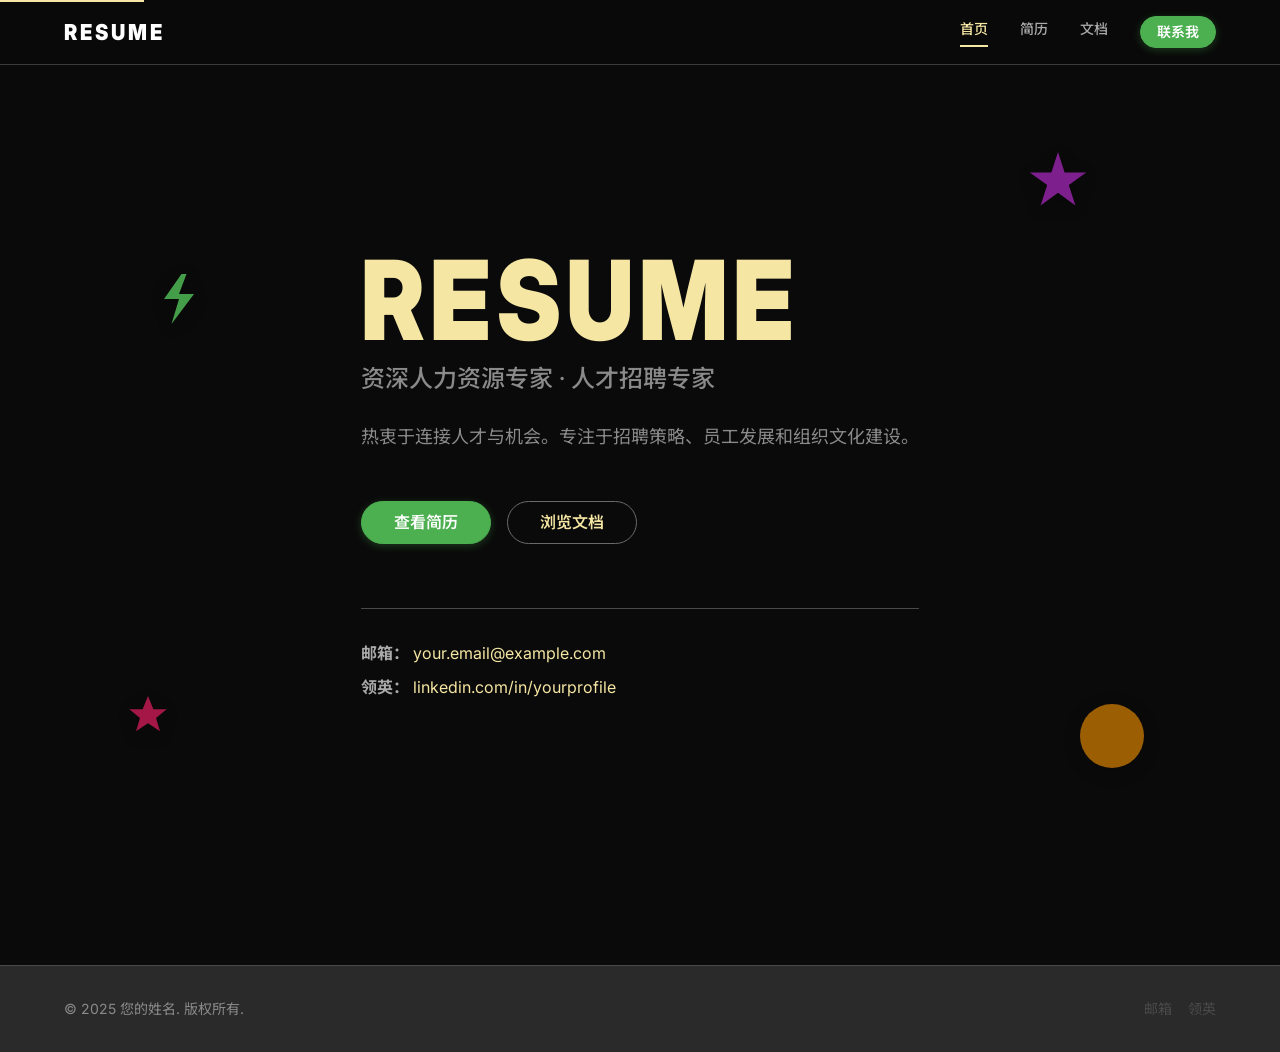
<file: index.html>
<!DOCTYPE html>
<html lang="zh-CN">
<head>
    <meta charset="UTF-8">
    <meta name="viewport" content="width=device-width, initial-scale=1.0">
    <meta name="description" content="HR专业人士个人作品集，展示简历、工作经历和专业文档">
    <title>关于我 - HR专业人士作品集</title>
    <link rel="preconnect" href="https://fonts.googleapis.com">
    <link rel="preconnect" href="https://fonts.gstatic.com" crossorigin>
    <link href="https://fonts.googleapis.com/css2?family=Inter:wght@400;500;600;700;800;900&family=Noto+Sans+SC:wght@400;500;600;700;900&display=swap" rel="stylesheet">
    <link rel="stylesheet" href="style.css">
</head>
<body>
    <!-- Skip Navigation Link for Accessibility -->
    <a href="#main-content" class="skip-link">跳转到主要内容</a>

    <!-- Navigation -->
    <nav class="nav" aria-label="主导航">
        <div class="nav__container">
            <a href="index.html" class="nav__logo">Resume</a>
            <ul class="nav__menu">
                <li class="nav__item"><a href="index.html" class="nav__link nav__link--active">首页</a></li>
                <li class="nav__item"><a href="resume.html" class="nav__link">简历</a></li>
                <li class="nav__item"><a href="docs.html" class="nav__link">文档</a></li>
                <li class="nav__item"><a href="mailto:your.email@example.com" class="btn btn--primary btn--pill btn--small">联系我</a></li>
            </ul>
        </div>
    </nav>

    <!-- Hero Section -->
    <main class="hero" id="main-content">
        <!-- Decorative Elements -->
        <div class="hero__decoration">
            <!-- Star decoration -->
            <svg class="hero__star hero__star--1" viewBox="0 0 100 100" fill="none" xmlns="http://www.w3.org/2000/svg">
                <path d="M50 5L61 39L97 39L68 60L79 94L50 73L21 94L32 60L3 39L39 39L50 5Z" fill="#9C27B0" fill-opacity="0.8"/>
            </svg>
            <!-- Lightning decoration -->
            <svg class="hero__lightning hero__lightning--1" viewBox="0 0 100 100" fill="none" xmlns="http://www.w3.org/2000/svg">
                <path d="M55 0L20 50H50L35 100L80 40H50L65 0H55Z" fill="#4CAF50" fill-opacity="0.9"/>
            </svg>
            <!-- Circle decoration -->
            <svg class="hero__circle hero__circle--1" viewBox="0 0 100 100" fill="none" xmlns="http://www.w3.org/2000/svg">
                <circle cx="50" cy="50" r="40" fill="#FF9800" fill-opacity="0.6"/>
            </svg>
            <!-- Small star -->
            <svg class="hero__star hero__star--2" viewBox="0 0 60 60" fill="none" xmlns="http://www.w3.org/2000/svg">
                <path d="M30 3L38 23L58 23L42 36L48 56L30 44L12 56L18 36L2 23L22 23L30 3Z" fill="#E91E63" fill-opacity="0.7"/>
            </svg>
        </div>

        <div class="hero__container">
            <div class="hero__content">
                <h1 class="hero__title">
                    <span class="hero__title-line">Resume</span>
                </h1>
                <p class="hero__subtitle">资深人力资源专家 · 人才招聘专家</p>
                <p class="hero__description">
                    热衷于连接人才与机会。专注于招聘策略、员工发展和组织文化建设。
                </p>
                <div class="hero__actions">
                    <a href="resume.html" class="btn btn--primary btn--pill">查看简历</a>
                    <a href="docs.html" class="btn btn--secondary btn--pill">浏览文档</a>
                </div>
            </div>
            <div class="hero__contact">
                <p class="hero__contact-item">
                    <strong>邮箱：</strong> <a href="mailto:your.email@example.com">your.email@example.com</a>
                </p>
                <p class="hero__contact-item">
                    <strong>领英：</strong> <a href="https://linkedin.com/in/yourprofile" target="_blank" rel="noopener">linkedin.com/in/yourprofile</a>
                </p>
            </div>
        </div>
    </main>

    <!-- Footer -->
    <footer class="footer">
        <div class="footer__container">
            <p class="footer__text">&copy; 2025 您的姓名. 版权所有.</p>
            <div class="footer__links">
                <a href="mailto:your.email@example.com" class="footer__link">邮箱</a>
                <a href="https://linkedin.com/in/yourprofile" target="_blank" rel="noopener" class="footer__link">领英</a>
            </div>
        </div>
    </footer>

    <script src="main.js"></script>
</body>
</html>
</file>
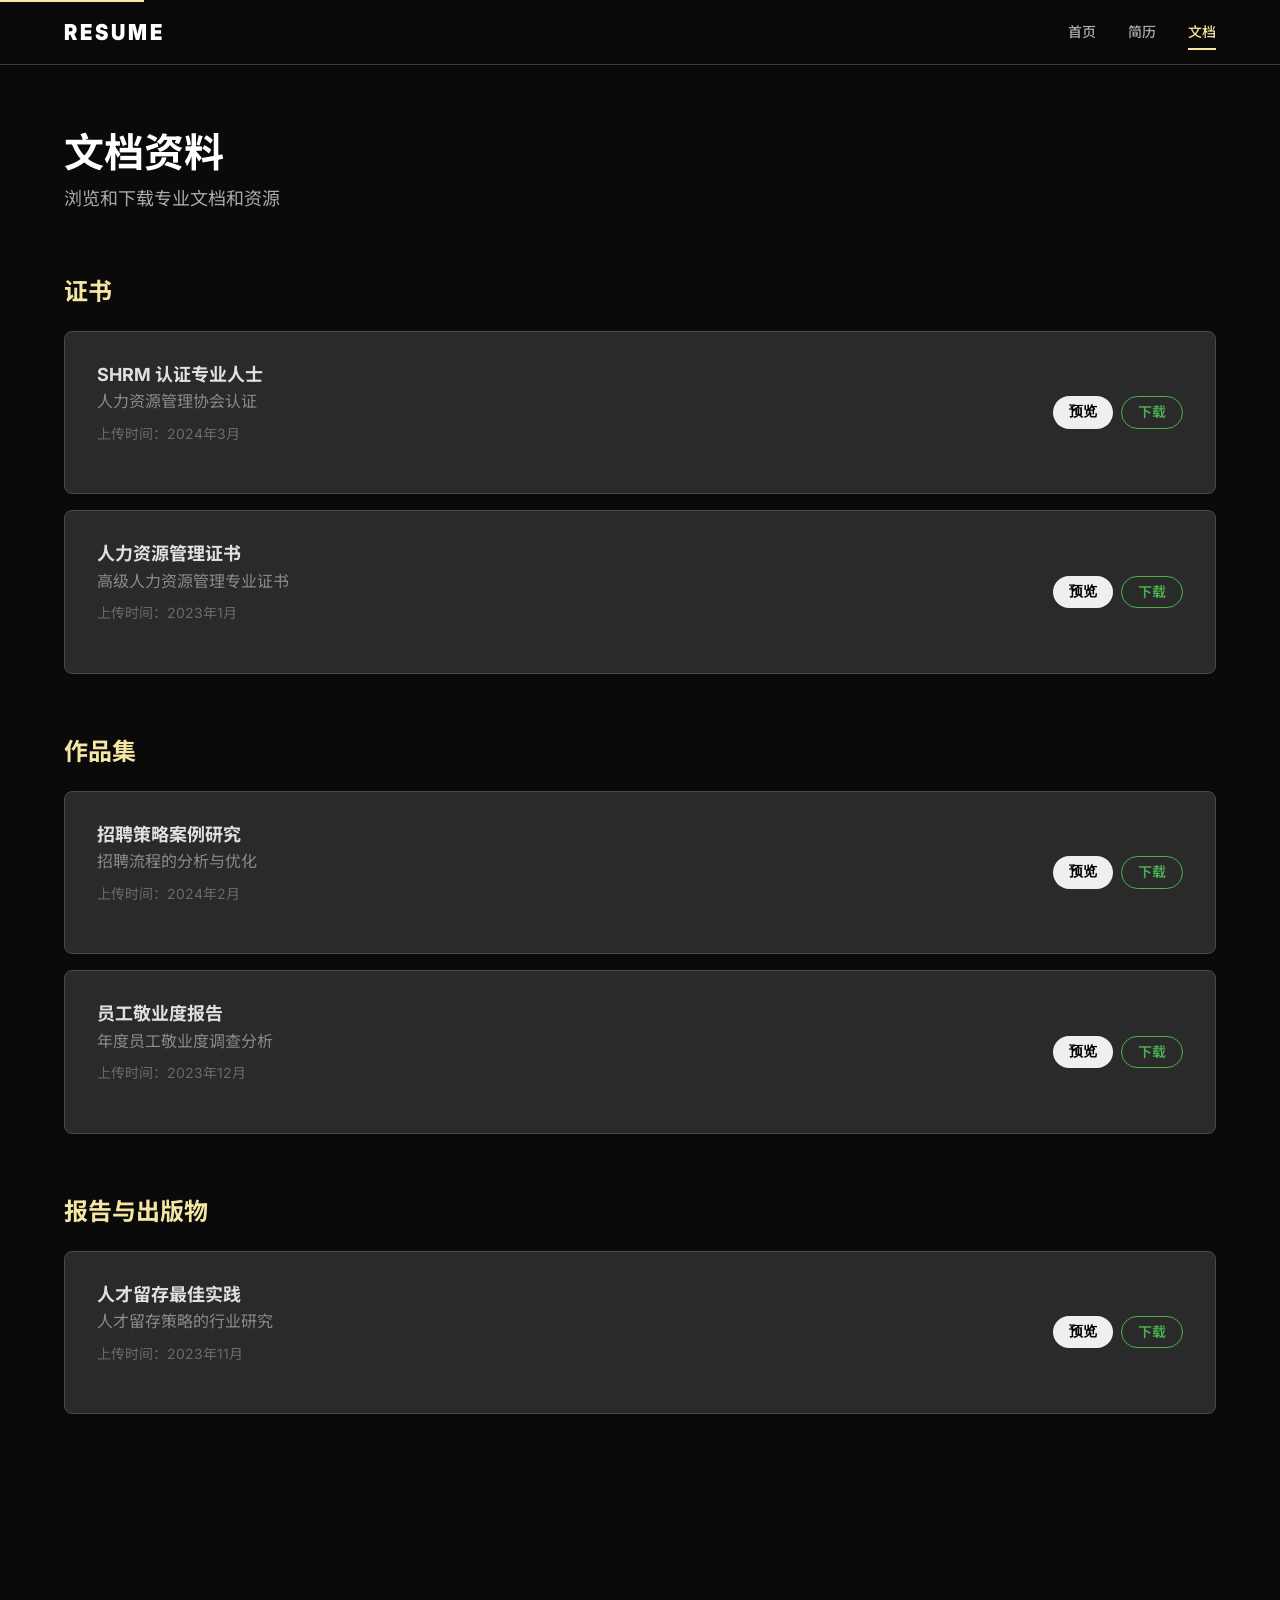
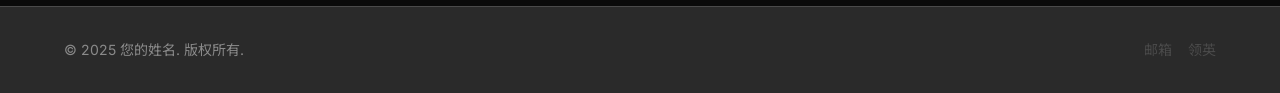
<file: docs.html>
<!DOCTYPE html>
<html lang="zh-CN">
<head>
    <meta charset="UTF-8">
    <meta name="viewport" content="width=device-width, initial-scale=1.0">
    <meta name="description" content="文档库和资源，包括证书、作品集和专业出版物">
    <title>文档 - HR专业人士作品集</title>
    <link rel="preconnect" href="https://fonts.googleapis.com">
    <link rel="preconnect" href="https://fonts.gstatic.com" crossorigin>
    <link href="https://fonts.googleapis.com/css2?family=Inter:wght@400;500;600;700;800;900&family=Noto+Sans+SC:wght@400;500;600;700;900&display=swap" rel="stylesheet">
    <link rel="stylesheet" href="style.css">
</head>
<body>
    <!-- Skip Navigation Link for Accessibility -->
    <a href="#main-content" class="skip-link">跳转到主要内容</a>

    <!-- Navigation -->
    <nav class="nav" aria-label="主导航">
        <div class="nav__container">
            <a href="index.html" class="nav__logo">Resume</a>
            <ul class="nav__menu">
                <li class="nav__item"><a href="index.html" class="nav__link">首页</a></li>
                <li class="nav__item"><a href="resume.html" class="nav__link">简历</a></li>
                <li class="nav__item"><a href="docs.html" class="nav__link nav__link--active">文档</a></li>
            </ul>
        </div>
    </nav>

    <!-- Main Content -->
    <main class="docs" id="main-content">
        <div class="docs__container">
            <h1 class="docs__title">文档资料</h1>
            <p class="docs__subtitle">浏览和下载专业文档和资源</p>

            <!-- Certificates -->
            <section class="docs__category">
                <h2 class="docs__category-title">证书</h2>

                <article class="doc-card">
                    <div class="doc-card__content">
                        <h3 class="doc-card__title">SHRM 认证专业人士</h3>
                        <p class="doc-card__description">人力资源管理协会认证</p>
                        <p class="doc-card__date">上传时间：2024年3月</p>
                    </div>
                    <div class="doc-card__actions">
                        <button class="btn btn--small" data-preview="assets/docs/shrm_cp_certificate.pdf" aria-label="预览 SHRM 认证证书">预览</button>
                        <a href="assets/docs/shrm_cp_certificate.pdf" class="btn btn--small btn--outline" download>下载</a>
                    </div>
                </article>

                <article class="doc-card">
                    <div class="doc-card__content">
                        <h3 class="doc-card__title">人力资源管理证书</h3>
                        <p class="doc-card__description">高级人力资源管理专业证书</p>
                        <p class="doc-card__date">上传时间：2023年1月</p>
                    </div>
                    <div class="doc-card__actions">
                        <button class="btn btn--small" data-preview="assets/docs/hr_management_cert.pdf" aria-label="预览人力资源管理证书">预览</button>
                        <a href="assets/docs/hr_management_cert.pdf" class="btn btn--small btn--outline" download>下载</a>
                    </div>
                </article>
            </section>

            <!-- Portfolio -->
            <section class="docs__category">
                <h2 class="docs__category-title">作品集</h2>

                <article class="doc-card">
                    <div class="doc-card__content">
                        <h3 class="doc-card__title">招聘策略案例研究</h3>
                        <p class="doc-card__description">招聘流程的分析与优化</p>
                        <p class="doc-card__date">上传时间：2024年2月</p>
                    </div>
                    <div class="doc-card__actions">
                        <button class="btn btn--small" data-preview="assets/docs/recruitment_case_study.pdf" aria-label="预览招聘策略案例研究">预览</button>
                        <a href="assets/docs/recruitment_case_study.pdf" class="btn btn--small btn--outline" download>下载</a>
                    </div>
                </article>

                <article class="doc-card">
                    <div class="doc-card__content">
                        <h3 class="doc-card__title">员工敬业度报告</h3>
                        <p class="doc-card__description">年度员工敬业度调查分析</p>
                        <p class="doc-card__date">上传时间：2023年12月</p>
                    </div>
                    <div class="doc-card__actions">
                        <button class="btn btn--small" data-preview="assets/docs/engagement_report_2023.pdf" aria-label="预览员工敬业度报告 2023">预览</button>
                        <a href="assets/docs/engagement_report_2023.pdf" class="btn btn--small btn--outline" download>下载</a>
                    </div>
                </article>
            </section>

            <!-- Reports -->
            <section class="docs__category">
                <h2 class="docs__category-title">报告与出版物</h2>

                <article class="doc-card">
                    <div class="doc-card__content">
                        <h3 class="doc-card__title">人才留存最佳实践</h3>
                        <p class="doc-card__description">人才留存策略的行业研究</p>
                        <p class="doc-card__date">上传时间：2023年11月</p>
                    </div>
                    <div class="doc-card__actions">
                        <button class="btn btn--small" data-preview="assets/docs/talent_retention_practices.pdf" aria-label="预览人才留存最佳实践文档">预览</button>
                        <a href="assets/docs/talent_retention_practices.pdf" class="btn btn--small btn--outline" download>下载</a>
                    </div>
                </article>
            </section>
        </div>
    </main>

    <!-- Preview Modal -->
    <div class="modal" id="previewModal" role="dialog" aria-modal="true" aria-hidden="true">
        <div class="modal__overlay" data-close-modal></div>
        <div class="modal__content">
            <button class="modal__close" data-close-modal aria-label="关闭预览">
                <span aria-hidden="true">&times;</span>
            </button>
            <iframe class="modal__iframe" src="" title="文档预览"></iframe>
        </div>
    </div>

    <!-- Footer -->
    <footer class="footer">
        <div class="footer__container">
            <p class="footer__text">&copy; 2025 您的姓名. 版权所有.</p>
            <div class="footer__links">
                <a href="mailto:your.email@example.com" class="footer__link">邮箱</a>
                <a href="https://linkedin.com/in/yourprofile" target="_blank" rel="noopener" class="footer__link">领英</a>
            </div>
        </div>
    </footer>

    <script src="main.js"></script>
</body>
</html>
</file>
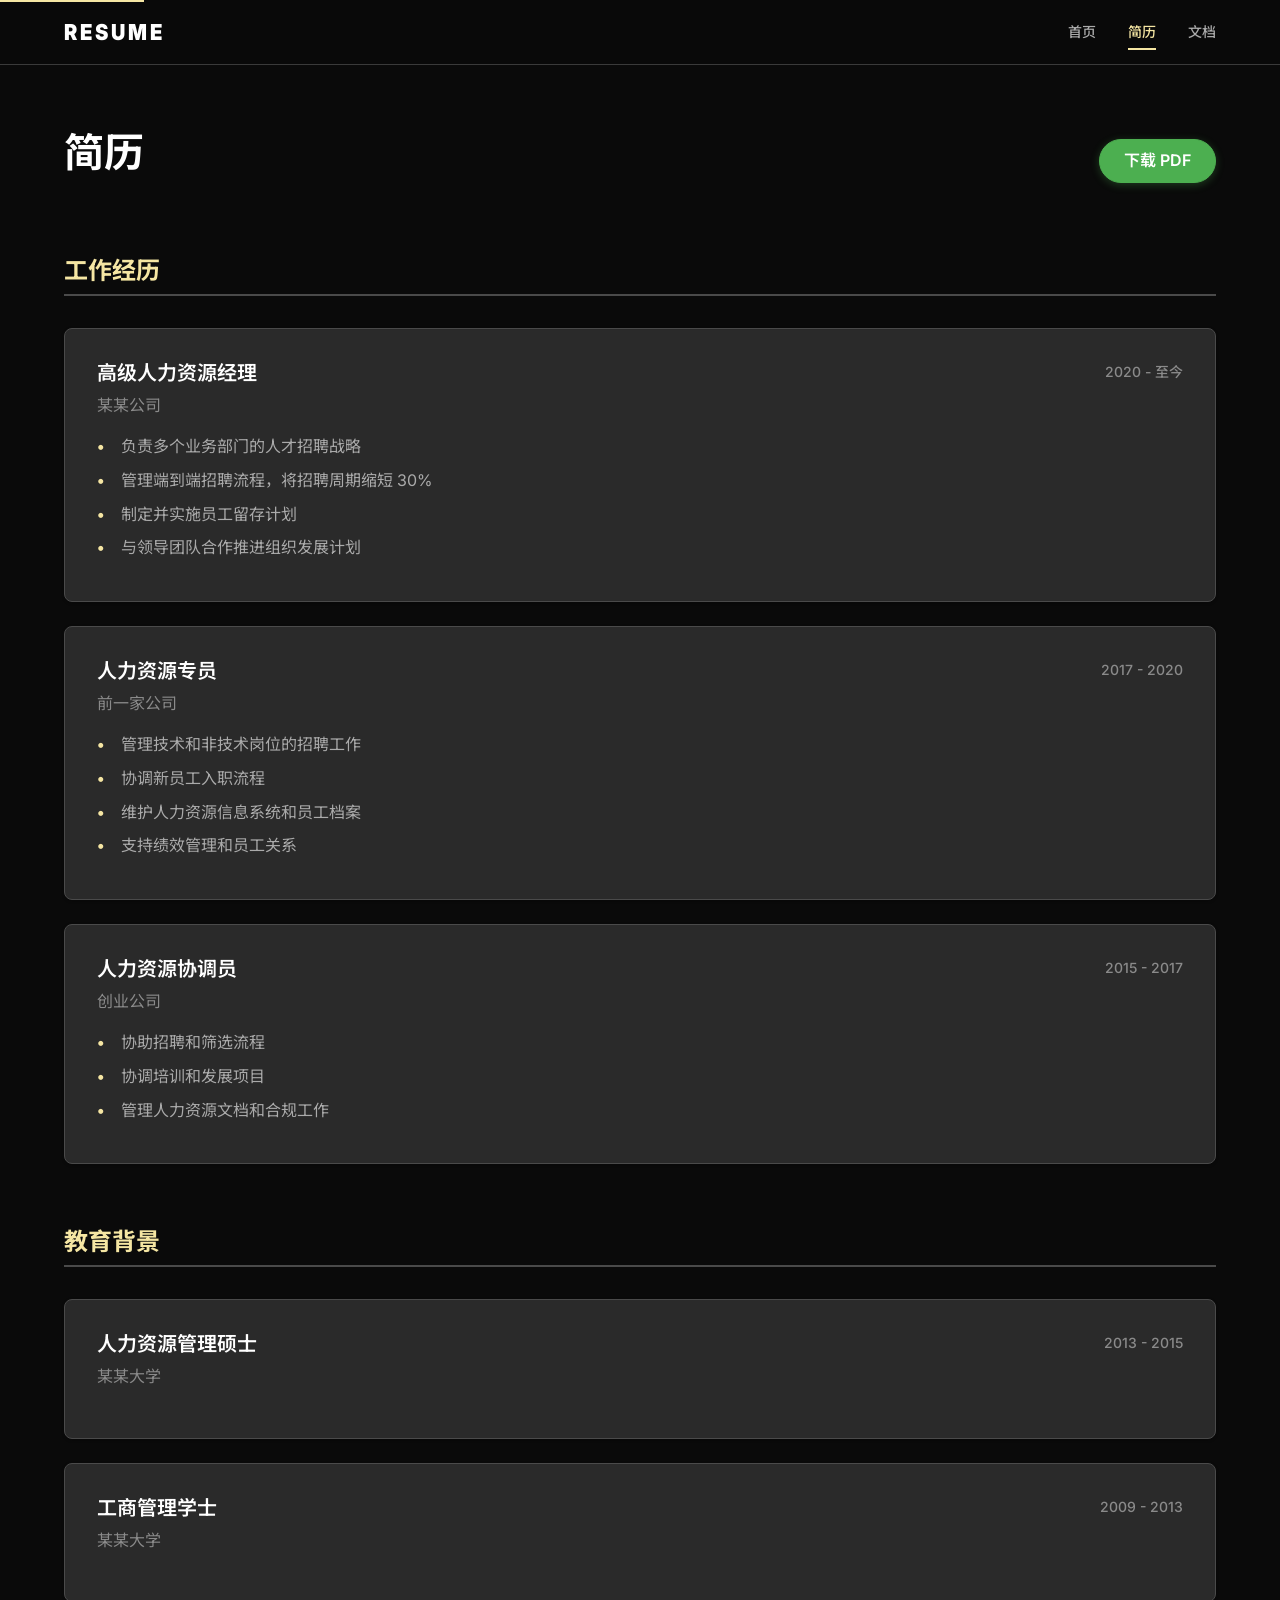
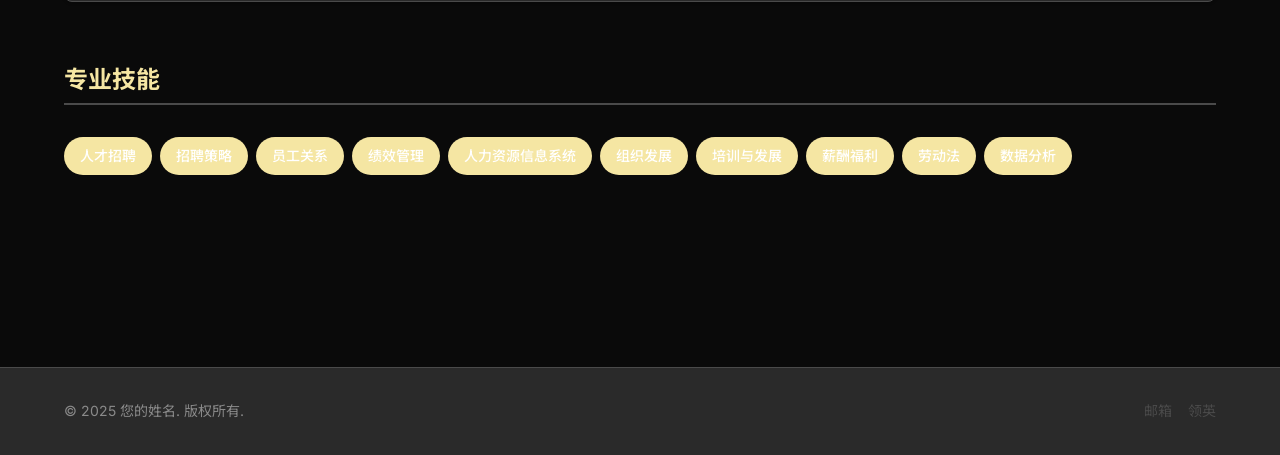
<file: resume.html>
<!DOCTYPE html>
<html lang="zh-CN">
<head>
    <meta charset="UTF-8">
    <meta name="viewport" content="width=device-width, initial-scale=1.0">
    <meta name="description" content="专业简历和工作经历，展示人力资源专业知识和资质">
    <title>简历 - HR专业人士作品集</title>
    <link rel="preconnect" href="https://fonts.googleapis.com">
    <link rel="preconnect" href="https://fonts.gstatic.com" crossorigin>
    <link href="https://fonts.googleapis.com/css2?family=Inter:wght@400;500;600;700;800;900&family=Noto+Sans+SC:wght@400;500;600;700;900&display=swap" rel="stylesheet">
    <link rel="stylesheet" href="style.css">
</head>
<body>
    <!-- Skip Navigation Link for Accessibility -->
    <a href="#main-content" class="skip-link">跳转到主要内容</a>

    <!-- Navigation -->
    <nav class="nav" aria-label="主导航">
        <div class="nav__container">
            <a href="index.html" class="nav__logo">Resume</a>
            <ul class="nav__menu">
                <li class="nav__item"><a href="index.html" class="nav__link">首页</a></li>
                <li class="nav__item"><a href="resume.html" class="nav__link nav__link--active">简历</a></li>
                <li class="nav__item"><a href="docs.html" class="nav__link">文档</a></li>
            </ul>
        </div>
    </nav>

    <!-- Main Content -->
    <main class="resume" id="main-content">
        <div class="resume__container">
            <!-- Header -->
            <header class="resume__header">
                <h1 class="resume__title">简历</h1>
                <a href="assets/docs/202503_resume.pdf" class="btn btn--primary" download>下载 PDF</a>
            </header>

            <!-- Work Experience -->
            <section class="resume__section">
                <h2 class="resume__section-title">工作经历</h2>

                <article class="resume__item">
                    <div class="resume__item-header">
                        <h3 class="resume__item-title">高级人力资源经理</h3>
                        <span class="resume__item-date">2020 - 至今</span>
                    </div>
                    <p class="resume__item-company">某某公司</p>
                    <ul class="resume__item-list">
                        <li>负责多个业务部门的人才招聘战略</li>
                        <li>管理端到端招聘流程，将招聘周期缩短 30%</li>
                        <li>制定并实施员工留存计划</li>
                        <li>与领导团队合作推进组织发展计划</li>
                    </ul>
                </article>

                <article class="resume__item">
                    <div class="resume__item-header">
                        <h3 class="resume__item-title">人力资源专员</h3>
                        <span class="resume__item-date">2017 - 2020</span>
                    </div>
                    <p class="resume__item-company">前一家公司</p>
                    <ul class="resume__item-list">
                        <li>管理技术和非技术岗位的招聘工作</li>
                        <li>协调新员工入职流程</li>
                        <li>维护人力资源信息系统和员工档案</li>
                        <li>支持绩效管理和员工关系</li>
                    </ul>
                </article>

                <article class="resume__item">
                    <div class="resume__item-header">
                        <h3 class="resume__item-title">人力资源协调员</h3>
                        <span class="resume__item-date">2015 - 2017</span>
                    </div>
                    <p class="resume__item-company">创业公司</p>
                    <ul class="resume__item-list">
                        <li>协助招聘和筛选流程</li>
                        <li>协调培训和发展项目</li>
                        <li>管理人力资源文档和合规工作</li>
                    </ul>
                </article>
            </section>

            <!-- Education -->
            <section class="resume__section">
                <h2 class="resume__section-title">教育背景</h2>

                <article class="resume__item">
                    <div class="resume__item-header">
                        <h3 class="resume__item-title">人力资源管理硕士</h3>
                        <span class="resume__item-date">2013 - 2015</span>
                    </div>
                    <p class="resume__item-company">某某大学</p>
                </article>

                <article class="resume__item">
                    <div class="resume__item-header">
                        <h3 class="resume__item-title">工商管理学士</h3>
                        <span class="resume__item-date">2009 - 2013</span>
                    </div>
                    <p class="resume__item-company">某某大学</p>
                </article>
            </section>

            <!-- Skills -->
            <section class="resume__section">
                <h2 class="resume__section-title">专业技能</h2>
                <ul class="skills">
                    <li class="skills__tag">人才招聘</li>
                    <li class="skills__tag">招聘策略</li>
                    <li class="skills__tag">员工关系</li>
                    <li class="skills__tag">绩效管理</li>
                    <li class="skills__tag">人力资源信息系统</li>
                    <li class="skills__tag">组织发展</li>
                    <li class="skills__tag">培训与发展</li>
                    <li class="skills__tag">薪酬福利</li>
                    <li class="skills__tag">劳动法</li>
                    <li class="skills__tag">数据分析</li>
                </ul>
            </section>
        </div>
    </main>

    <!-- Footer -->
    <footer class="footer">
        <div class="footer__container">
            <p class="footer__text">&copy; 2025 您的姓名. 版权所有.</p>
            <div class="footer__links">
                <a href="mailto:your.email@example.com" class="footer__link">邮箱</a>
                <a href="https://linkedin.com/in/yourprofile" target="_blank" rel="noopener" class="footer__link">领英</a>
            </div>
        </div>
    </footer>

    <script src="main.js"></script>
</body>
</html>
</file>
<file: style.css>
/* ============================================
   CSS Reset & Base Styles
   ============================================ */

*,
*::before,
*::after {
    box-sizing: border-box;
    margin: 0;
    padding: 0;
}

:root {
    /* Colors - GSAP Dark Theme */
    --color-black: #0a0a0a;
    --color-white: #ffffff;
    --color-cream: #F5E6A3;
    --color-cream-light: #FFF3B0;

    /* Accent colors */
    --color-green: #4CAF50;
    --color-purple: #9C27B0;
    --color-orange: #FF9800;
    --color-pink: #E91E63;
    --color-blue: #2196F3;

    /* Gray scale */
    --color-gray-50: #1a1a1a;
    --color-gray-100: #2a2a2a;
    --color-gray-200: #3a3a3a;
    --color-gray-300: #4a4a4a;
    --color-gray-400: #6a6a6a;
    --color-gray-500: #8a8a8a;
    --color-gray-600: #aaaaaa;
    --color-gray-700: #cccccc;
    --color-gray-800: #e0e0e0;
    --color-gray-900: #ffffff;

    /* Primary color - Cream yellow */
    --color-primary: #F5E6A3;
    --color-primary-dark: #E6D585;
    --color-primary-light: #FFF3B0;

    /* Secondary color - Green for buttons */
    --color-secondary: #4CAF50;
    --color-secondary-dark: #45a049;
    --color-secondary-light: #66bb6a;

    /* Spacing */
    --spacing-xs: 0.25rem;
    --spacing-sm: 0.5rem;
    --spacing-md: 1rem;
    --spacing-lg: 1.5rem;
    --spacing-xl: 2rem;
    --spacing-2xl: 3rem;
    --spacing-3xl: 4rem;

    /* Typography */
    --font-family: 'Inter', 'Noto Sans SC', -apple-system, BlinkMacSystemFont, sans-serif;
    --font-size-xs: 0.75rem;
    --font-size-sm: 0.875rem;
    --font-size-base: 1rem;
    --font-size-lg: 1.125rem;
    --font-size-xl: 1.25rem;
    --font-size-2xl: 1.5rem;
    --font-size-3xl: 2rem;
    --font-size-4xl: 2.5rem;
    --font-size-5xl: 4rem;
    --font-size-6xl: 5rem;
    --font-size-7xl: 6rem;

    /* Layout */
    --max-width: 1200px;
    --border-radius: 8px;
    --transition: 0.2s ease;

    /* Z-index layers */
    --z-nav: 100;
    --z-modal: 1000;
    --z-skip-link: 200;
}

html {
    scroll-behavior: smooth;
}

body {
    font-family: var(--font-family);
    font-size: var(--font-size-base);
    line-height: 1.6;
    color: var(--color-gray-700);
    background-color: #0a0a0a;
    -webkit-font-smoothing: antialiased;
    -moz-osx-font-smoothing: grayscale;
}

/* ============================================
   Typography
   ============================================ */

h1, h2, h3, h4, h5, h6 {
    font-weight: 700;
    line-height: 1.2;
    color: var(--color-gray-900);
    margin-bottom: var(--spacing-md);
}

h1 { font-size: var(--font-size-4xl); }
h2 { font-size: var(--font-size-3xl); }
h3 { font-size: var(--font-size-2xl); }
h4 { font-size: var(--font-size-xl); }
h5 { font-size: var(--font-size-lg); }
h6 { font-size: var(--font-size-base); }

h1, h2 {
    font-weight: 900;
}

h1 { font-size: var(--font-size-4xl); }
h2 { font-size: var(--font-size-3xl); }
h3 { font-size: var(--font-size-2xl); }
h4 { font-size: var(--font-size-xl); }
h5 { font-size: var(--font-size-lg); }
h6 { font-size: var(--font-size-base); }

p {
    margin-bottom: var(--spacing-md);
}

a {
    color: var(--color-primary);
    text-decoration: none;
    transition: color var(--transition);
}

a:hover {
    color: var(--color-primary-light);
}

/* ============================================
   Navigation
   ============================================ */

.nav {
    background-color: rgba(10, 10, 10, 0.95);
    backdrop-filter: blur(10px);
    border-bottom: 1px solid var(--color-gray-200);
    position: sticky;
    top: 0;
    z-index: var(--z-nav);
}

.nav__container {
    max-width: var(--max-width);
    margin: 0 auto;
    padding: 0 var(--spacing-lg);
    display: flex;
    justify-content: space-between;
    align-items: center;
    height: 64px;
}

.nav__logo {
    font-size: var(--font-size-xl);
    font-weight: 900;
    color: var(--color-gray-900);
    text-transform: uppercase;
    letter-spacing: 0.15em;
    transform: scaleY(1.1);
    display: inline-block;
}

.nav__logo:hover {
    color: var(--color-primary);
}

.nav__menu {
    display: flex;
    list-style: none;
    gap: var(--spacing-xl);
}

.nav__item {
    display: inline-block;
}

.nav__link {
    font-size: var(--font-size-sm);
    font-weight: 500;
    color: var(--color-gray-600);
    padding: var(--spacing-sm) 0;
    border-bottom: 2px solid transparent;
    transition: all var(--transition);
}

.nav__link:hover,
.nav__link--active {
    color: var(--color-cream);
    border-bottom-color: var(--color-primary);
}

/* ============================================
   Buttons
   ============================================ */

.btn {
    display: inline-flex;
    align-items: center;
    justify-content: center;
    padding: var(--spacing-sm) var(--spacing-lg);
    font-size: var(--font-size-base);
    font-weight: 600;
    border-radius: 50px;
    border: none;
    cursor: pointer;
    transition: all var(--transition);
    text-decoration: none;
}

.btn--pill {
    border-radius: 50px;
    padding: var(--spacing-sm) var(--spacing-xl);
}

.btn--primary {
    background-color: var(--color-secondary);
    color: var(--color-white);
    border: 1px solid var(--color-secondary);
    box-shadow: 0 2px 8px rgba(76, 175, 80, 0.3);
}

.btn--primary:hover {
    background-color: var(--color-secondary-light);
    border-color: var(--color-secondary-light);
    box-shadow: 0 4px 12px rgba(76, 175, 80, 0.4);
    transform: translateY(-1px);
}

.btn--secondary {
    background-color: transparent;
    color: var(--color-cream);
    border: 1px solid var(--color-gray-400);
}

.btn--secondary:hover {
    background-color: var(--color-gray-100);
    border-color: var(--color-cream);
}

.btn--outline {
    background-color: transparent;
    color: var(--color-secondary);
    border: 1px solid var(--color-secondary);
}

.btn--outline:hover {
    background-color: var(--color-secondary);
    color: var(--color-white);
}

.btn--small {
    padding: var(--spacing-xs) var(--spacing-md);
    font-size: var(--font-size-sm);
}

/* ============================================
   Hero Section (Index)
   ============================================ */

.hero {
    min-height: calc(100vh - 64px);
    display: flex;
    align-items: center;
    background-color: #0a0a0a;
    position: relative;
    overflow: hidden;
}

.hero__container {
    max-width: var(--max-width);
    margin: 0 auto;
    padding: var(--spacing-3xl) var(--spacing-lg);
    position: relative;
    z-index: 1;
}

.hero__content {
    margin-bottom: var(--spacing-3xl);
}

.hero__title {
    font-size: clamp(3rem, 8vw, 6rem);
    font-weight: 900;
    color: var(--color-cream);
    margin-bottom: var(--spacing-md);
    line-height: 0.9;
    letter-spacing: 0.05em;
    position: relative;
    text-transform: uppercase;
}

.hero__title-line {
    display: inline-block;
    transform: scaleY(1.15);
}

.hero__subtitle {
    font-size: var(--font-size-2xl);
    color: var(--color-gray-500);
    margin-bottom: var(--spacing-lg);
    font-weight: 500;
}

.hero__description {
    font-size: var(--font-size-lg);
    color: var(--color-gray-500);
    max-width: 600px;
    margin-bottom: var(--spacing-2xl);
    line-height: 1.7;
}

.hero__actions {
    display: flex;
    gap: var(--spacing-md);
    flex-wrap: wrap;
}

/* Hero Decorative Elements */
.hero__decoration {
    position: absolute;
    top: 0;
    left: 0;
    right: 0;
    bottom: 0;
    pointer-events: none;
    z-index: 0;
}

.hero__star,
.hero__lightning,
.hero__circle {
    position: absolute;
    filter: drop-shadow(0 4px 8px rgba(0, 0, 0, 0.3));
    animation: float 6s ease-in-out infinite;
}

.hero__star--1 {
    top: 10%;
    right: 15%;
    width: 60px;
    height: 60px;
    animation-delay: 0s;
}

.hero__star--2 {
    bottom: 20%;
    left: 10%;
    width: 40px;
    height: 40px;
    animation-delay: 2s;
}

.hero__lightning--1 {
    top: 25%;
    left: 12%;
    width: 50px;
    height: 50px;
    animation-delay: 1s;
}

.hero__circle--1 {
    bottom: 15%;
    right: 10%;
    width: 80px;
    height: 80px;
    animation-delay: 3s;
}

@keyframes float {
    0%, 100% {
        transform: translateY(0) rotate(0deg);
    }
    50% {
        transform: translateY(-20px) rotate(5deg);
    }
}

.hero__title-line {
    display: inline-block;
}

.hero__contact {
    padding-top: var(--spacing-xl);
    border-top: 1px solid var(--color-gray-300);
}

.hero__contact-item {
    font-size: var(--font-size-base);
    color: var(--color-gray-600);
    margin-bottom: var(--spacing-sm);
}

.hero__contact-item a {
    color: var(--color-primary);
}

/* ============================================
   Resume Page
   ============================================ */

.resume {
    background-color: #0a0a0a;
    min-height: calc(100vh - 64px);
}

.resume__container {
    max-width: var(--max-width);
    margin: 0 auto;
    padding: var(--spacing-3xl) var(--spacing-lg);
}

.resume__header {
    display: flex;
    justify-content: space-between;
    align-items: center;
    margin-bottom: var(--spacing-3xl);
    flex-wrap: wrap;
    gap: var(--spacing-md);
}

.resume__title {
    font-size: var(--font-size-4xl);
    font-weight: 700;
}

.resume__section {
    margin-bottom: var(--spacing-3xl);
}

.resume__section-title {
    font-size: var(--font-size-2xl);
    font-weight: 700;
    color: var(--color-cream);
    margin-bottom: var(--spacing-xl);
    padding-bottom: var(--spacing-sm);
    border-bottom: 2px solid var(--color-gray-300);
}

.resume__item {
    background-color: var(--color-gray-100);
    padding: var(--spacing-xl);
    border-radius: var(--border-radius);
    margin-bottom: var(--spacing-lg);
    box-shadow: 0 1px 3px rgba(0, 0, 0, 0.3);
    border: 1px solid var(--color-gray-300);
}

.resume__item-header {
    display: flex;
    justify-content: space-between;
    align-items: flex-start;
    margin-bottom: var(--spacing-sm);
    flex-wrap: wrap;
    gap: var(--spacing-sm);
}

.resume__item-title {
    font-size: var(--font-size-xl);
    font-weight: 600;
    margin-bottom: 0;
}

.resume__item-date {
    font-size: var(--font-size-sm);
    color: var(--color-gray-500);
    font-weight: 500;
}

.resume__item-company {
    color: var(--color-gray-500);
    margin-bottom: var(--spacing-md);
}

.resume__item-list {
    list-style: none;
    padding-left: 0;
}

.resume__item-list li {
    position: relative;
    padding-left: var(--spacing-lg);
    margin-bottom: var(--spacing-sm);
    color: var(--color-gray-600);
}

.resume__item-list li::before {
    content: '•';
    position: absolute;
    left: 0;
    color: var(--color-primary);
    font-weight: bold;
}

/* ============================================
   Skills Tags
   ============================================ */

.skills {
    display: flex;
    flex-wrap: wrap;
    gap: var(--spacing-sm);
    list-style: none;
    padding-left: 0;
    margin: 0;
}

.skills__tag {
    display: inline-block;
    padding: var(--spacing-sm) var(--spacing-md);
    background-color: var(--color-primary);
    color: var(--color-white);
    border-radius: 20px;
    font-size: var(--font-size-sm);
    font-weight: 500;
}

/* ============================================
   Documents Page
   ============================================ */

.docs {
    background-color: #0a0a0a;
    min-height: calc(100vh - 64px);
}

.docs__container {
    max-width: var(--max-width);
    margin: 0 auto;
    padding: var(--spacing-3xl) var(--spacing-lg);
}

.docs__title {
    font-size: var(--font-size-4xl);
    font-weight: 700;
    margin-bottom: var(--spacing-sm);
}

.docs__subtitle {
    font-size: var(--font-size-lg);
    color: var(--color-gray-600);
    margin-bottom: var(--spacing-3xl);
}

.docs__category {
    margin-bottom: var(--spacing-3xl);
}

.docs__category-title {
    font-size: var(--font-size-2xl);
    font-weight: 700;
    color: var(--color-cream);
    margin-bottom: var(--spacing-lg);
}

/* ============================================
   Document Card
   ============================================ */

.doc-card {
    background-color: var(--color-gray-100);
    border-radius: var(--border-radius);
    padding: var(--spacing-xl);
    margin-bottom: var(--spacing-md);
    box-shadow: 0 1px 3px rgba(0, 0, 0, 0.3);
    display: flex;
    justify-content: space-between;
    align-items: center;
    gap: var(--spacing-lg);
    flex-wrap: wrap;
    border: 1px solid var(--color-gray-300);
}

.doc-card__content {
    flex: 1;
    min-width: 200px;
}

.doc-card__title {
    font-size: var(--font-size-lg);
    font-weight: 700;
    margin-bottom: var(--spacing-xs);
    color: var(--color-gray-800);
}

.doc-card__description {
    color: var(--color-gray-500);
    margin-bottom: var(--spacing-sm);
}

.doc-card__date {
    font-size: var(--font-size-sm);
    color: var(--color-gray-400);
}

.doc-card__actions {
    display: flex;
    gap: var(--spacing-sm);
}

/* ============================================
   Modal (Document Preview)
   ============================================ */

.modal {
    display: none;
    position: fixed;
    top: 0;
    left: 0;
    right: 0;
    bottom: 0;
    z-index: var(--z-modal);
}

.modal--active {
    display: flex;
    align-items: center;
    justify-content: center;
}

.modal__overlay {
    position: absolute;
    top: 0;
    left: 0;
    right: 0;
    bottom: 0;
    background-color: rgba(0, 0, 0, 0.5);
}

.modal__content {
    position: relative;
    width: 90%;
    max-width: 900px;
    height: 80vh;
    background-color: var(--color-gray-100);
    border-radius: var(--border-radius);
    overflow: hidden;
    border: 1px solid var(--color-gray-300);
}

.modal__close {
    position: absolute;
    top: var(--spacing-md);
    right: var(--spacing-md);
    z-index: 10;
    width: 40px;
    height: 40px;
    background-color: var(--color-gray-200);
    border: 1px solid var(--color-gray-400);
    border-radius: 50%;
    font-size: var(--font-size-2xl);
    cursor: pointer;
    display: flex;
    align-items: center;
    justify-content: center;
    transition: all var(--transition);
    color: var(--color-gray-800);
}

.modal__close:hover {
    background-color: var(--color-gray-300);
}

.modal__iframe {
    width: 100%;
    height: 100%;
    border: none;
}

/* ============================================
   Responsive Design
   ============================================ */

@media (max-width: 768px) {
    :root {
        --font-size-4xl: 2rem;
        --font-size-3xl: 1.75rem;
        --font-size-2xl: 1.25rem;
    }

    .nav__container {
        height: auto;
        padding: var(--spacing-md) var(--spacing-md);
        flex-direction: column;
        gap: var(--spacing-md);
    }

    .nav__menu {
        width: 100%;
        justify-content: center;
        gap: var(--spacing-md);
    }

    .hero__container,
    .resume__container,
    .docs__container {
        padding: var(--spacing-xl) var(--spacing-md);
    }

    .hero__title {
        font-size: var(--font-size-3xl);
    }

    .hero__actions {
        flex-direction: column;
    }

    .btn {
        width: 100%;
    }

    .resume__header {
        flex-direction: column;
        align-items: flex-start;
    }

    .resume__item {
        padding: var(--spacing-md);
    }

    .resume__item-header {
        flex-direction: column;
    }

    .doc-card {
        flex-direction: column;
        align-items: flex-start;
    }

    .doc-card__actions {
        width: 100%;
        justify-content: stretch;
    }

    .doc-card__actions .btn {
        flex: 1;
    }

    .modal__content {
        width: 95%;
        height: 90vh;
    }
}

@media (max-width: 480px) {
    .nav__menu {
        gap: var(--spacing-sm);
    }

    .nav__link {
        font-size: var(--font-size-sm);
    }

    .skills__tag {
        font-size: var(--font-size-xs);
        padding: var(--spacing-xs) var(--spacing-sm);
    }
}

/* ============================================
   Accessibility
   ============================================ */

@media (prefers-reduced-motion: reduce) {
    *,
    *::before,
    *::after {
        animation-duration: 0.01ms !important;
        animation-iteration-count: 1 !important;
        transition-duration: 0.01ms !important;
    }
}

:focus-visible {
    outline: 2px solid var(--color-primary);
    outline-offset: 2px;
}

/* Skip link for accessibility */
.skip-link {
    position: absolute;
    top: -40px;
    left: 0;
    background: var(--color-primary);
    color: var(--color-white);
    padding: var(--spacing-sm) var(--spacing-md);
    text-decoration: none;
    z-index: var(--z-skip-link);
}

.skip-link:focus {
    top: 0;
}

/* ============================================
   Footer
   ============================================ */

.footer {
    background-color: var(--color-gray-100);
    color: var(--color-gray-500);
    padding: var(--spacing-xl) 0;
    margin-top: var(--spacing-3xl);
    border-top: 1px solid var(--color-gray-300);
}

.footer__container {
    max-width: var(--max-width);
    margin: 0 auto;
    padding: 0 var(--spacing-lg);
    display: flex;
    justify-content: space-between;
    align-items: center;
    flex-wrap: wrap;
    gap: var(--spacing-md);
}

.footer__text {
    margin: 0;
    font-size: var(--font-size-sm);
}

.footer__links {
    display: flex;
    gap: var(--spacing-md);
}

.footer__link {
    color: var(--color-gray-300);
    font-size: var(--font-size-sm);
    transition: color var(--transition);
}

.footer__link:hover {
    color: var(--color-primary);
}

/* ============================================
   Print Styles
   ============================================ */

@media print {
    .nav,
    .footer,
    .btn,
    .hero__actions,
    .resume__header .btn,
    .doc-card__actions,
    .modal {
        display: none !important;
    }

    body {
        background-color: #ffffff !important;
        color: #000000 !important;
    }

    .hero,
    .resume,
    .docs {
        background-color: #ffffff !important;
    }

    .hero {
        background: none;
        min-height: auto;
    }

    .hero__container {
        padding: var(--spacing-md);
    }

    .resume__container,
    .docs__container {
        padding: var(--spacing-md);
    }

    .resume__item,
    .doc-card {
        box-shadow: none;
        border: 1px solid #cccccc !important;
        page-break-inside: avoid;
        background-color: #ffffff !important;
    }

    .resume__section {
        page-break-before: avoid;
    }

    a {
        color: #000000 !important;
        text-decoration: underline;
    }

    a[href]:after {
        content: " (" attr(href) ")";
        font-size: var(--font-size-xs);
    }

    a[href^="#"]:after,
    a[href^="mailto:"]:after,
    a[href^="javascript:"]:after {
        content: "";
    }

    h1, h2, h3, h4, h5, h6 {
        color: #000000 !important;
    }
}

/* ============================================
   Footer Responsive Design
   ============================================ */

@media (max-width: 768px) {
    .footer__container {
        flex-direction: column;
        text-align: center;
    }
}
</file>
